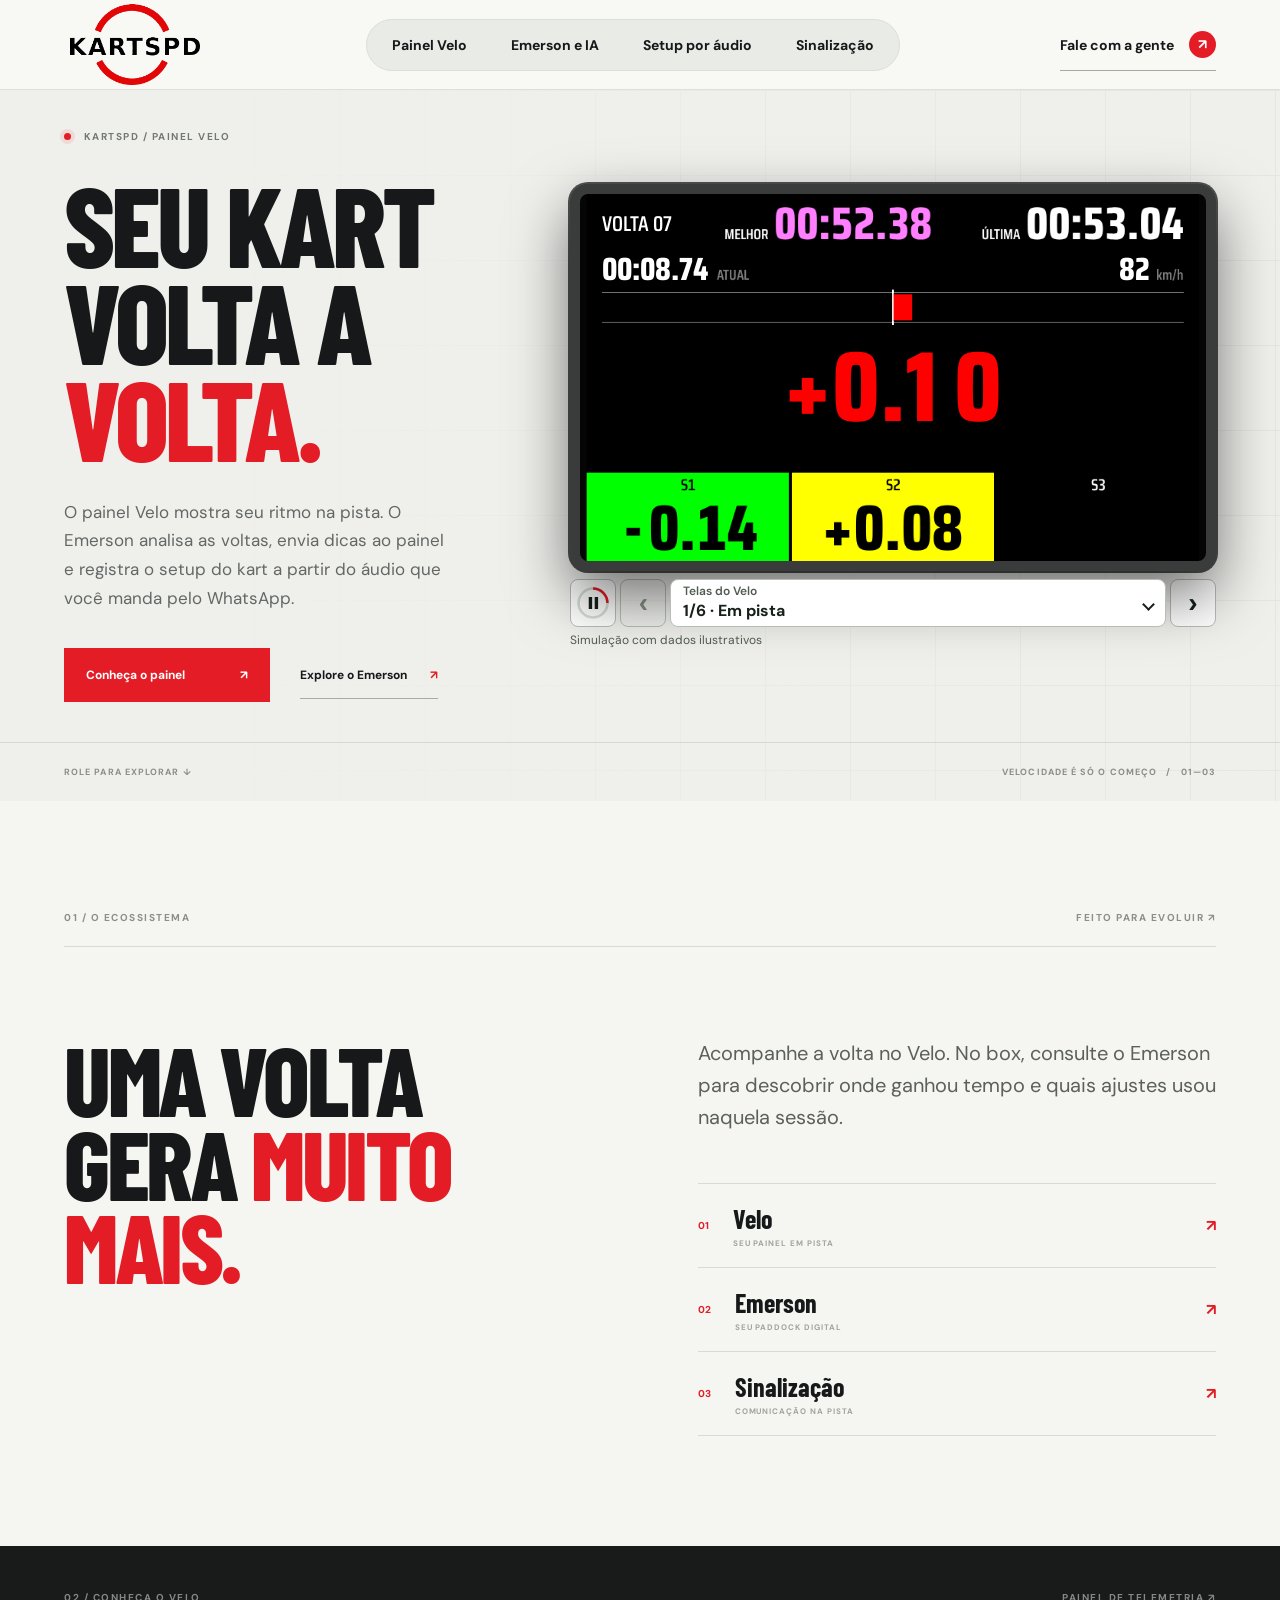
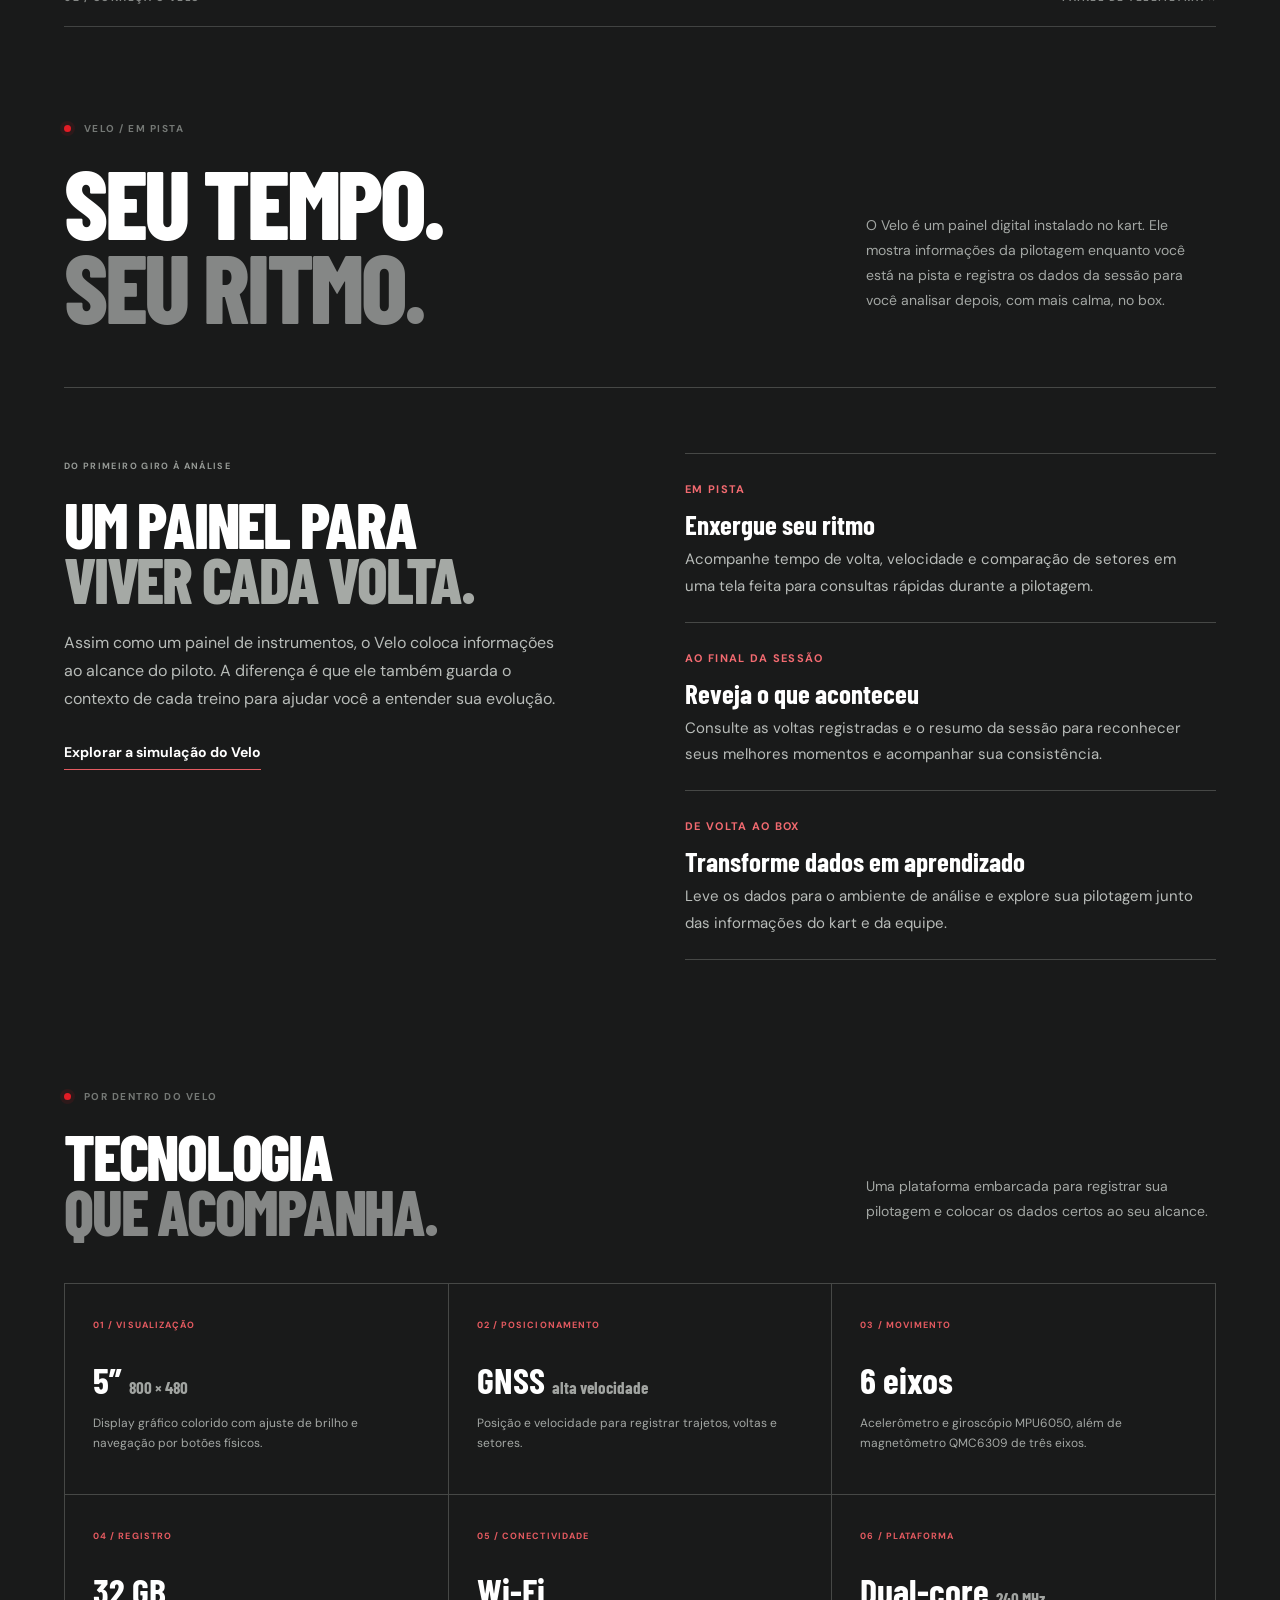
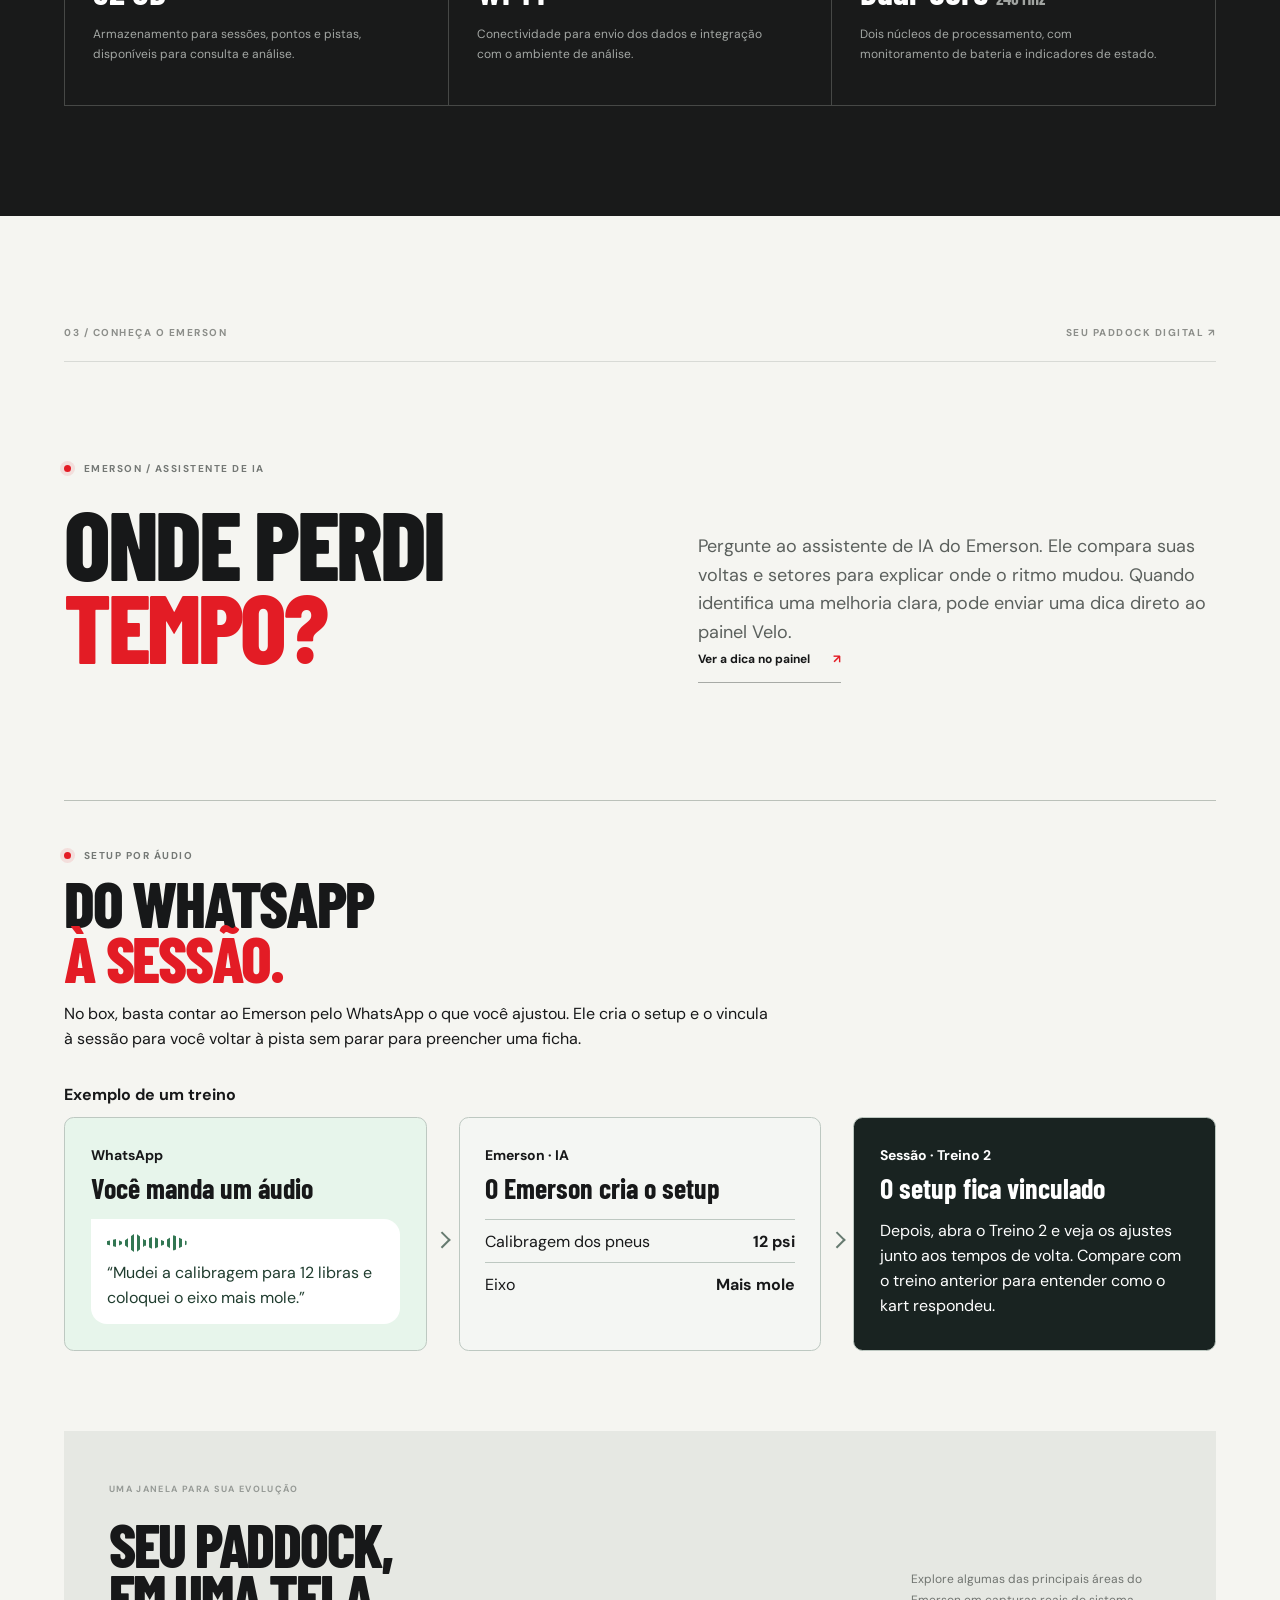
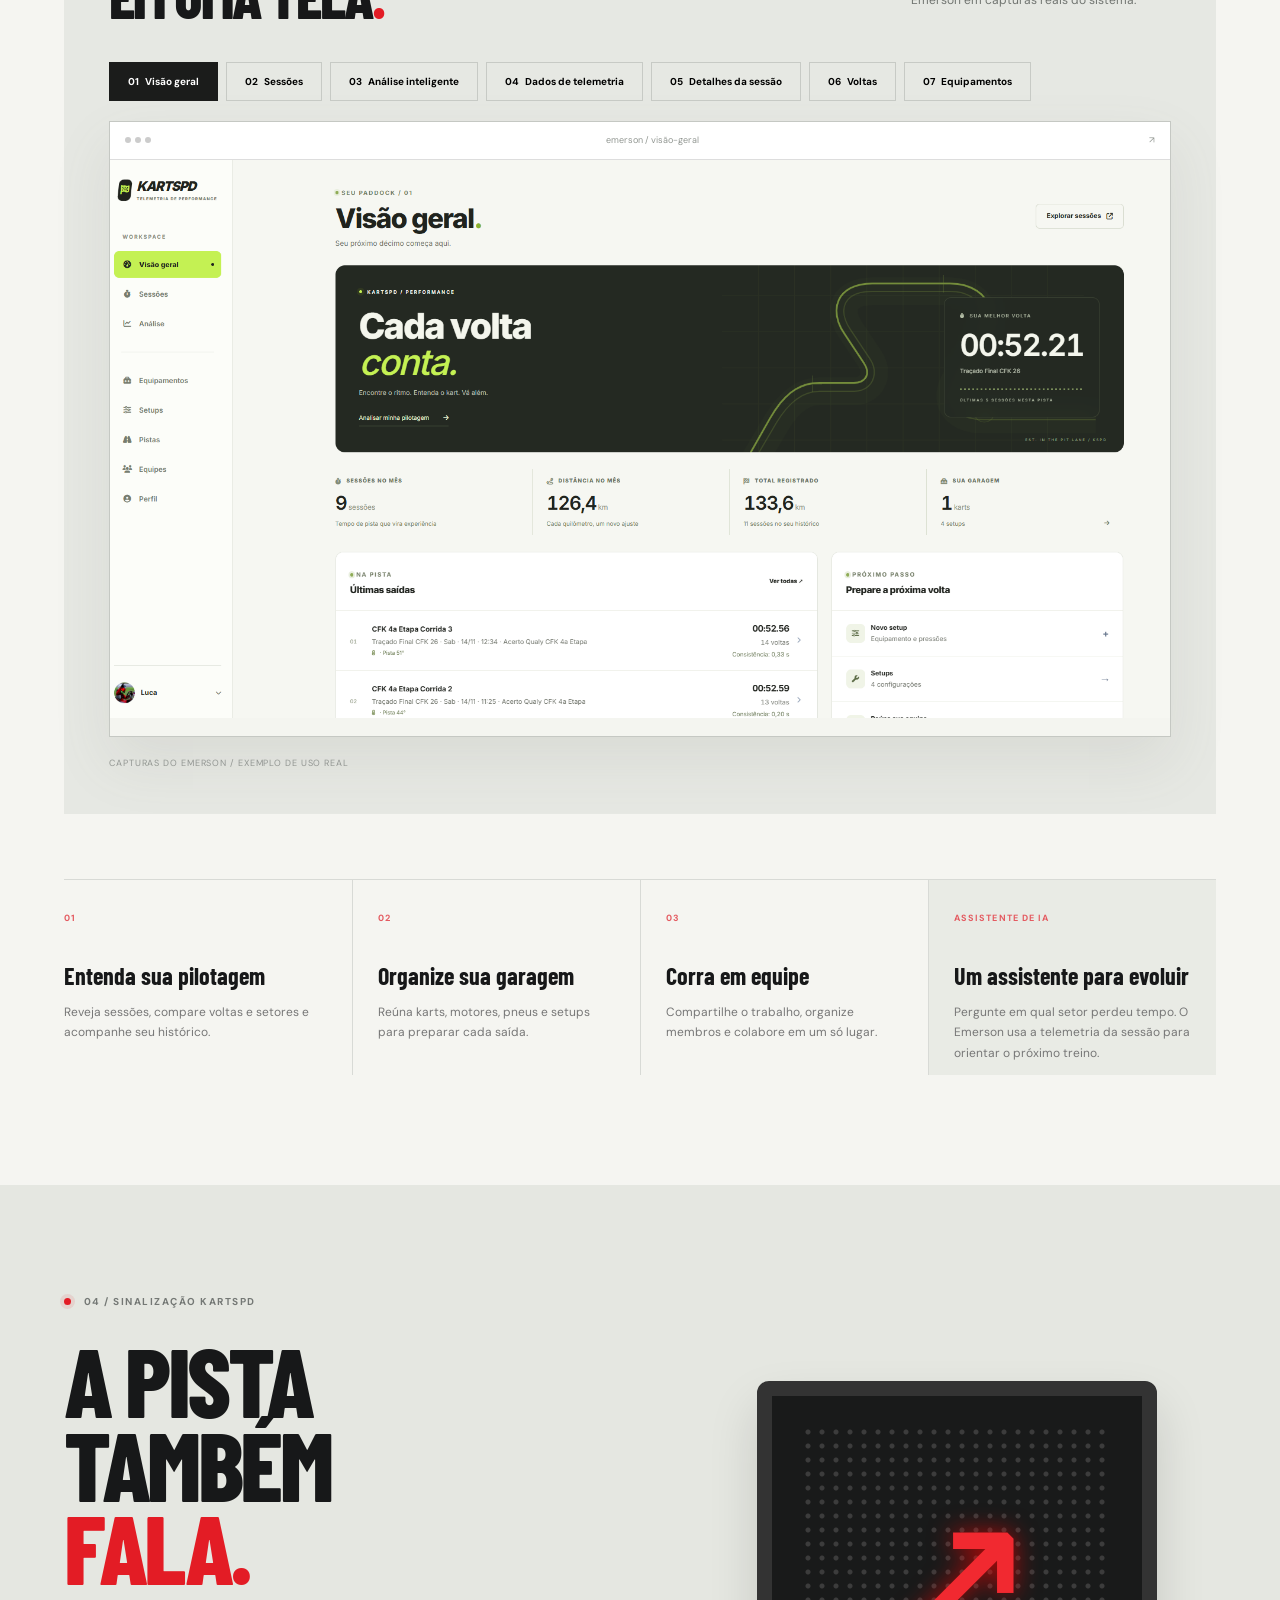
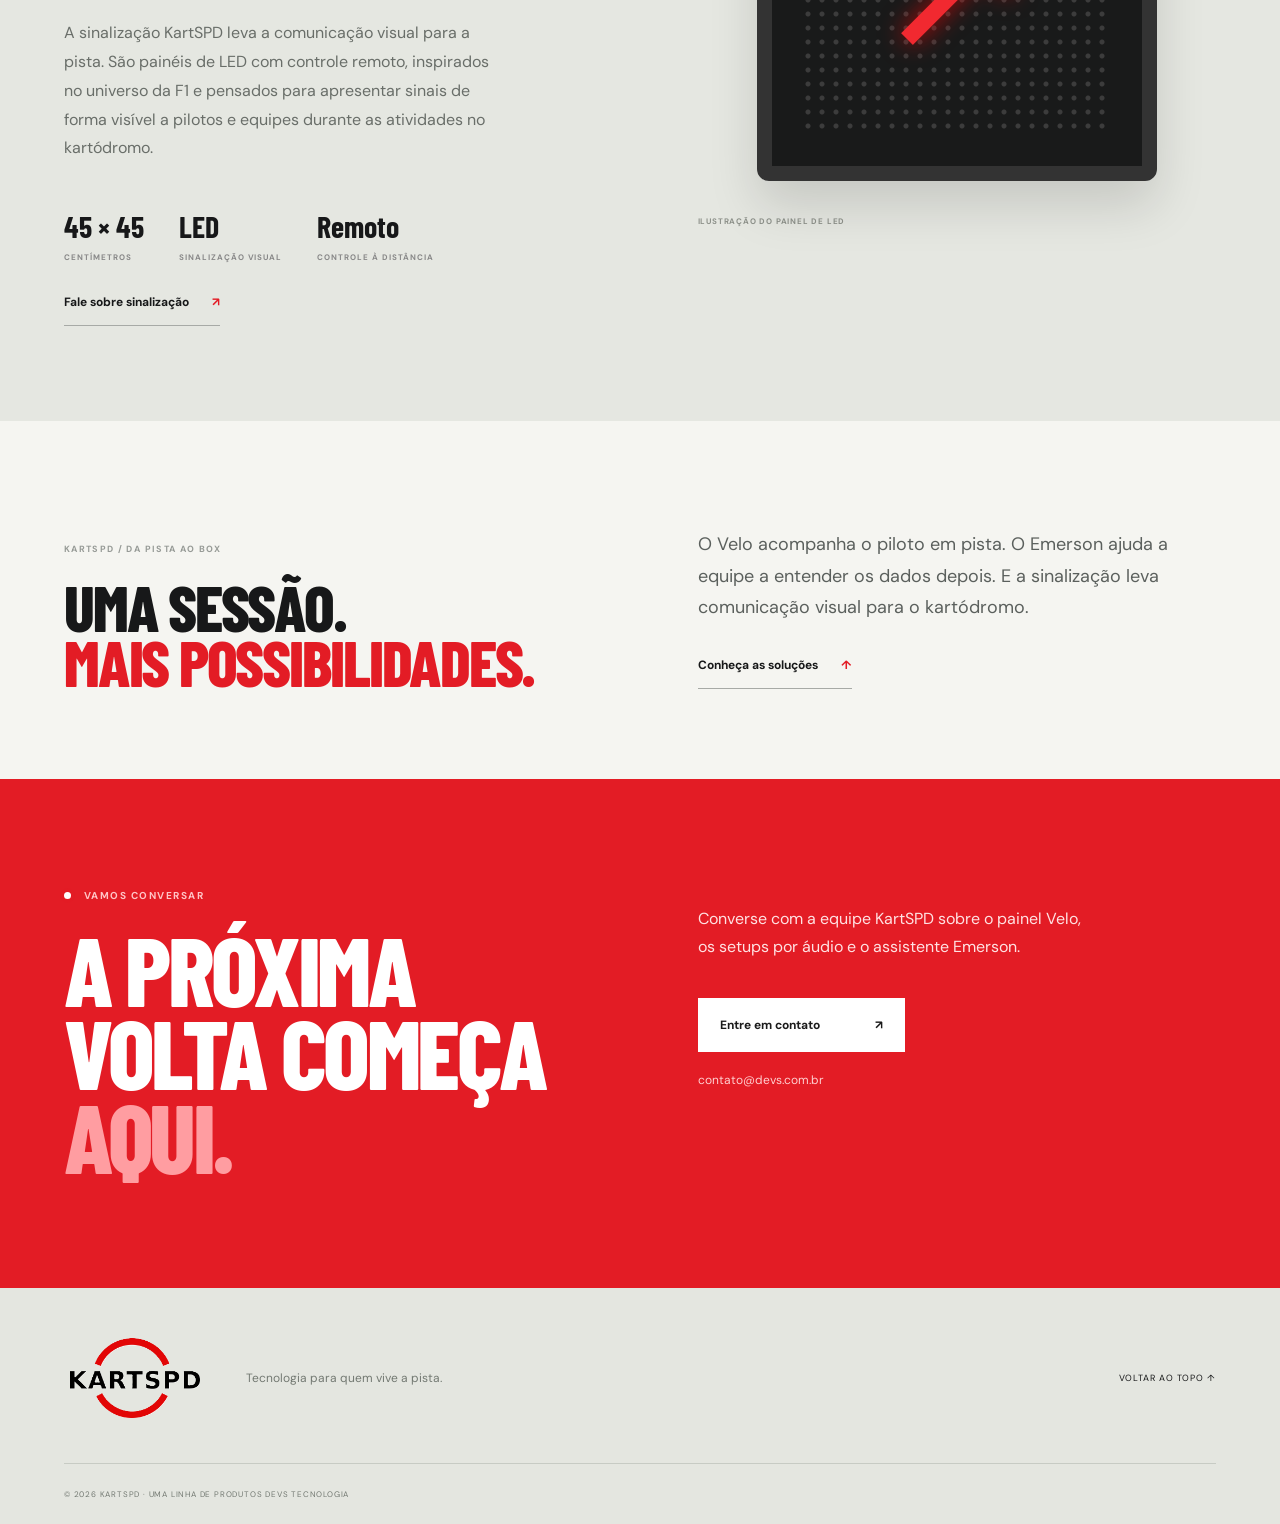
<file: docs/index.html>
<!doctype html><html lang="pt-BR"><head><meta charset="utf-8"><meta name="viewport" content="width=device-width,initial-scale=1"><meta name="description" content="KartSPD: Velo, Emerson e sinalização para transformar cada volta em evolução."><title>KartSPD — Painel Velo e assistente Emerson</title><link rel="preconnect" href="https://fonts.googleapis.com"><link rel="preconnect" href="https://fonts.gstatic.com" crossorigin><link href="https://fonts.googleapis.com/css2?family=Barlow+Condensed:wght@500;600;700;800&family=DM+Sans:wght@400;500;600;700&display=swap" rel="stylesheet"><link rel="stylesheet" href="style.css"></head><body><a href="#inicio" class="skip">Ir para o conteúdo</a>
<header class="nav"><a class="logo" href="#inicio" aria-label="KartSPD — início"><img src="assets/kartspd-logo.png" alt="KartSPD"></a><button class="menu-toggle" type="button" aria-expanded="false" aria-controls="main-nav">Menu</button><nav id="main-nav" aria-label="Navegação principal"><a href="#velo">Painel Velo</a><a href="#emerson">Emerson e IA</a><a href="#setup">Setup por áudio</a><a href="#sinalizacao">Sinalização</a></nav><a class="nav-cta" href="mailto:contato@devs.com.br">Fale com a gente <span>↗</span></a></header>
<main id="inicio" tabindex="-1"><section class="hero"><div class="hero-bg"></div><div class="hero-layout"><div class="hero-copy"><div class="kicker"><i></i> KARTSPD / PAINEL VELO</div><h1>SEU KART<br>VOLTA A<br><em>VOLTA.</em></h1><p>O painel Velo mostra seu ritmo na pista. O Emerson analisa as voltas, envia dicas ao painel e registra o setup do kart a partir do áudio que você manda pelo WhatsApp.</p><div class="hero-actions"><a class="btn red" href="#velo">Conheça o painel <span>↗</span></a><a class="link-arrow" href="#emerson">Explore o Emerson <span>↗</span></a></div></div><div class="demo-shell" id="simulacao"><div class="device-area"><div class="device"><div id="screen" class="screen-content"></div></div></div>
<div class="screen-picker" role="group" aria-label="Navegação da simulação">
  <button type="button" id="screen-playback" aria-label="Pausar simulação" title="Pausar simulação" aria-controls="screen">
    <svg viewBox="0 0 40 40" aria-hidden="true">
      <circle class="timer-track" cx="20" cy="20" r="17"/>
      <circle class="timer-fill" cx="20" cy="20" r="17" pathLength="100" stroke-dasharray="100" stroke-dashoffset="100" transform="rotate(-90 20 20)"/>
      <path class="pause-icon" d="M15 13h4v14h-4zM22 13h4v14h-4z"/>
      <path class="play-icon" d="M16 12l12 8-12 8z"/>
    </svg>
  </button>
  <button type="button" id="screen-prev" aria-label="Tela anterior" title="Tela anterior" disabled><span aria-hidden="true">‹</span></button>
  <label class="screen-choice"><span>Telas do Velo</span><select id="screen-choice" aria-controls="screen">
    <option value="pista">1/6 · Em pista</option>
    <option value="chegada">2/6 · Fechando volta</option>
    <option value="resumo">3/6 · Resumo da sessão</option>
    <option value="dica">4/6 · Dica do Emerson</option>
    <option value="voltas">5/6 · Voltas</option>
    <option value="menu">6/6 · Menu</option>
  </select></label>
  <button type="button" id="screen-next" aria-label="Próxima tela" title="Próxima tela"><span aria-hidden="true">›</span></button>
</div>
<small class="simulation-note">Simulação com dados ilustrativos</small></div></div><div class="hero-footer"><span>ROLE PARA EXPLORAR ↓</span><span>VELOCIDADE É SÓ O COMEÇO &nbsp; / &nbsp; 01—03</span></div></section>
<section class="manifesto"><div class="section-label"><span>01 / O ECOSSISTEMA</span><span>FEITO PARA EVOLUIR ↗</span></div><div class="manifesto-grid"><h2>UMA VOLTA<br>GERA <em>MUITO<br>MAIS.</em></h2><div><p class="lead">Acompanhe a volta no Velo. No box, consulte o Emerson para descobrir onde ganhou tempo e quais ajustes usou naquela sessão.</p><div class="ecosystem"><a href="#velo"><b>01</b><span>Velo<small>SEU PAINEL EM PISTA</small></span><strong>↗</strong></a><a href="#emerson"><b>02</b><span>Emerson<small>SEU PADDOCK DIGITAL</small></span><strong>↗</strong></a><a href="#sinalizacao"><b>03</b><span>Sinalização<small>COMUNICAÇÃO NA PISTA</small></span><strong>↗</strong></a></div></div></div></section>
<section class="velo" id="velo"><div class="section-label inverse"><span>02 / CONHEÇA O VELO</span><span>PAINEL DE TELEMETRIA ↗</span></div><div class="velo-heading"><div><div class="kicker"><i></i> VELO / EM PISTA</div><h2>SEU TEMPO.<br><em>SEU RITMO.</em></h2></div><p>O Velo é um painel digital instalado no kart. Ele mostra informações da pilotagem enquanto você está na pista e registra os dados da sessão para você analisar depois, com mais calma, no box.</p></div><div class="velo-explainer"><div class="velo-explainer-heading"><span class="micro">DO PRIMEIRO GIRO À ANÁLISE</span><h3>UM PAINEL PARA<br><em>VIVER CADA VOLTA.</em></h3><p>Assim como um painel de instrumentos, o Velo coloca informações ao alcance do piloto. A diferença é que ele também guarda o contexto de cada treino para ajudar você a entender sua evolução.</p><a class="velo-demo-link" href="#simulacao">Explorar a simulação do Velo</a></div><div class="velo-steps"><article><span>EM PISTA</span><h4>Enxergue seu ritmo</h4><p>Acompanhe tempo de volta, velocidade e comparação de setores em uma tela feita para consultas rápidas durante a pilotagem.</p></article><article><span>AO FINAL DA SESSÃO</span><h4>Reveja o que aconteceu</h4><p>Consulte as voltas registradas e o resumo da sessão para reconhecer seus melhores momentos e acompanhar sua consistência.</p></article><article><span>DE VOLTA AO BOX</span><h4>Transforme dados em aprendizado</h4><p>Leve os dados para o ambiente de análise e explore sua pilotagem junto das informações do kart e da equipe.</p></article></div></div><div class="spec-intro"><div><div class="kicker"><i></i> POR DENTRO DO VELO</div><h3>TECNOLOGIA<br><em>QUE ACOMPANHA.</em></h3></div><p>Uma plataforma embarcada para registrar sua pilotagem e colocar os dados certos ao seu alcance.</p></div><div class="spec-grid"><article><span>01 / VISUALIZAÇÃO</span><h4>5” <small>800 × 480</small></h4><p>Display gráfico colorido com ajuste de brilho e navegação por botões físicos.</p></article><article><span>02 / POSICIONAMENTO</span><h4>GNSS <small>alta velocidade</small></h4><p>Posição e velocidade para registrar trajetos, voltas e setores.</p></article><article><span>03 / MOVIMENTO</span><h4>6 eixos</h4><p>Acelerômetro e giroscópio MPU6050, além de magnetômetro QMC6309 de três eixos.</p></article><article><span>04 / REGISTRO</span><h4>32 GB</h4><p>Armazenamento para sessões, pontos e pistas, disponíveis para consulta e análise.</p></article><article><span>05 / CONECTIVIDADE</span><h4>Wi-Fi</h4><p>Conectividade para envio dos dados e integração com o ambiente de análise.</p></article><article><span>06 / PLATAFORMA</span><h4>Dual-core <small>240 MHz</small></h4><p>Dois núcleos de processamento, com monitoramento de bateria e indicadores de estado.</p></article></div></section>
<section class="emerson" id="emerson"><div class="section-label"><span>03 / CONHEÇA O EMERSON</span><span>SEU PADDOCK DIGITAL ↗</span></div><div class="emerson-intro"><div><div class="kicker"><i></i> EMERSON / ASSISTENTE DE IA</div><h2>ONDE PERDI<br><em>TEMPO?</em></h2></div><div><p class="lead">Pergunte ao assistente de IA do Emerson. Ele compara suas voltas e setores para explicar onde o ritmo mudou. Quando identifica uma melhoria clara, pode enviar uma dica direto ao painel Velo.</p><a class="link-arrow" href="#simulacao" data-show-tip>Ver a dica no painel <span>↗</span></a></div></div><section id="setup" class="setup" aria-labelledby="setup-title">
  <div class="kicker"><i></i> SETUP POR ÁUDIO</div>
  <h3 id="setup-title">DO WHATSAPP<br><em>À SESSÃO.</em></h3>
  <p>No box, basta contar ao Emerson pelo WhatsApp o que você ajustou. Ele cria o setup e o vincula à sessão para você voltar à pista sem parar para preencher uma ficha.</p>
  <figure class="setup-diagram">
    <figcaption>Exemplo de um treino</figcaption>
    <ol class="setup-flow">
      <li><small>WhatsApp</small><h4>Você manda um áudio</h4>
        <blockquote><span aria-hidden="true" class="voice-wave"></span>“Mudei a calibragem para 12 libras e coloquei o eixo mais mole.”</blockquote>
      </li>
      <li><small>Emerson · IA</small><h4>O Emerson cria o setup</h4>
        <dl><div><dt>Calibragem dos pneus</dt><dd>12 psi</dd></div><div><dt>Eixo</dt><dd>Mais mole</dd></div></dl>
      </li>
      <li><small>Sessão · Treino 2</small><h4>O setup fica vinculado</h4>
        <p>Depois, abra o Treino 2 e veja os ajustes junto aos tempos de volta. Compare com o treino anterior para entender como o kart respondeu.</p>
      </li>
    </ol>
  </figure>
</section><div class="software-stage"><div class="software-top"><div><span class="micro">UMA JANELA PARA SUA EVOLUÇÃO</span><h3>SEU PADDOCK,<br>EM UMA TELA<span>.</span></h3></div><p>Explore algumas das principais áreas do Emerson em capturas reais do sistema.</p></div><div class="software-tabs" role="tablist" aria-label="Telas do Emerson"><button class="active" data-app="visao" role="tab" aria-selected="true">01 &nbsp; Visão geral</button><button data-app="sessoes" role="tab" aria-selected="false">02 &nbsp; Sessões</button><button data-app="analise" role="tab" aria-selected="false">03 &nbsp; Análise inteligente</button><button data-app="telemetria" role="tab" aria-selected="false">04 &nbsp; Dados de telemetria</button><button data-app="sessao" role="tab" aria-selected="false">05 &nbsp; Detalhes da sessão</button><button data-app="voltas" role="tab" aria-selected="false">06 &nbsp; Voltas</button><button data-app="equipamentos" role="tab" aria-selected="false">07 &nbsp; Equipamentos</button></div><div class="browser"><div class="browser-bar"><span><i></i><i></i><i></i></span><div>emerson / <b id="app-path">visão-geral</b></div><span>↗</span></div><div id="app-screen" class="emerson-shot"></div></div><p class="preview-note">CAPTURAS DO EMERSON / EXEMPLO DE USO REAL</p></div><div class="emerson-features"><article><span>01</span><h4>Entenda sua pilotagem</h4><p>Reveja sessões, compare voltas e setores e acompanhe seu histórico.</p></article><article><span>02</span><h4>Organize sua garagem</h4><p>Reúna karts, motores, pneus e setups para preparar cada saída.</p></article><article><span>03</span><h4>Corra em equipe</h4><p>Compartilhe o trabalho, organize membros e colabore em um só lugar.</p></article><article class="assistant-card"><span>ASSISTENTE DE IA</span><h4>Um assistente para evoluir</h4><p>Pergunte em qual setor perdeu tempo. O Emerson usa a telemetria da sessão para orientar o próximo treino.</p></article></div></section>
<section class="signals" id="sinalizacao"><div class="signal-layout"><div class="signal-copy"><div class="kicker"><i></i> 04 / SINALIZAÇÃO KARTSPD</div><h2>A PISTA<br>TAMBÉM<br><em>FALA.</em></h2><p>A sinalização KartSPD leva a comunicação visual para a pista. São painéis de LED com controle remoto, inspirados no universo da F1 e pensados para apresentar sinais de forma visível a pilotos e equipes durante as atividades no kartódromo.</p><div class="signal-specs"><div><strong>45 × 45</strong><span>CENTÍMETROS</span></div><div><strong>LED</strong><span>SINALIZAÇÃO VISUAL</span></div><div><strong>Remoto</strong><span>CONTROLE À DISTÂNCIA</span></div></div><a class="link-arrow" href="mailto:contato@devs.com.br?subject=Sinaliza%C3%A7%C3%A3o%20KartSPD">Fale sobre sinalização <span>↗</span></a></div><div class="signal-art"><div class="signal-frame"><div class="leds"></div><span>↗</span></div><div class="art-caption">ILUSTRAÇÃO DO PAINEL DE LED</div></div></div></section>
<section class="journey"><div class="journey-inner"><div><span class="micro">KARTSPD / DA PISTA AO BOX</span><h3>UMA SESSÃO.<br><em>MAIS POSSIBILIDADES.</em></h3></div><div><p>O Velo acompanha o piloto em pista. O Emerson ajuda a equipe a entender os dados depois. E a sinalização leva comunicação visual para o kartódromo.</p><a class="link-arrow" href="#inicio">Conheça as soluções <span>↑</span></a></div></div></section><section class="contact"><div><div class="kicker"><i></i> VAMOS CONVERSAR</div><h2>A PRÓXIMA<br>VOLTA COMEÇA<br><em>AQUI.</em></h2></div><div><p>Converse com a equipe KartSPD sobre o painel Velo, os setups por áudio e o assistente Emerson.</p><a class="btn white" href="mailto:contato@devs.com.br">Entre em contato <span>↗</span></a><a class="contact-email" href="mailto:contato@devs.com.br">contato@devs.com.br</a></div></section></main><footer><div><a class="footer-logo" href="#inicio"><img src="assets/kartspd-logo.png" alt="KartSPD"></a><p>Tecnologia para quem vive a pista.</p><a href="#inicio">VOLTAR AO TOPO ↑</a></div><small>© 2026 KARTSPD · UMA LINHA DE PRODUTOS DEVS TECNOLOGIA</small></footer><script src="script.js"></script></body></html>
</file>
<file: docs/style.css>
:root{--red:#e31c25;--ink:#171819;--muted:#777a7a;--paper:#f5f5f1;--line:#d8dad6}*{box-sizing:border-box}html{scroll-behavior:smooth}body{margin:0;background:var(--paper);color:var(--ink);font-family:'DM Sans',sans-serif}a{color:inherit;text-decoration:none}button{font:inherit}.nav{height:82px;background:#f8f8f5;display:flex;align-items:center;justify-content:space-between;padding:0 5%;border-bottom:1px solid #dedfdb}.logo,.footer-logo{display:flex;align-items:center;justify-content:center;background:#171819;width:142px;height:52px}.logo img,.footer-logo img{width:105px;height:auto}.nav nav{display:flex;gap:42px;font-size:12px;font-weight:700}.nav nav a:hover,.nav-cta:hover{color:var(--red)}.nav-cta{font-size:12px;font-weight:700}.nav-cta span,.link-arrow span{color:var(--red);margin-left:20px}.hero{position:relative;overflow:hidden;background:#eee feb;background:#eff0ec}.hero-bg{position:absolute;inset:0;background-image:linear-gradient(#c9cbc5 1px,transparent 1px),linear-gradient(90deg,#c9cbc5 1px,transparent 1px);background-size:85px 85px;opacity:.26;mask-image:linear-gradient(90deg,transparent 10%,black)}.hero-layout{max-width:1600px;margin:auto;min-height:650px;padding:40px 5%;display:grid;grid-template-columns:1fr 1fr;align-items:center;position:relative}.kicker,.micro,.section-label{font-size:10px;font-weight:700;letter-spacing:.15em}.kicker{color:#747875}.kicker i,.demo-caption i{display:inline-block;width:7px;height:7px;background:var(--red);border-radius:50%;margin-right:9px;box-shadow:0 0 0 4px #e31c251a}h1,h2,h3{font-family:'Barlow Condensed',sans-serif;letter-spacing:-.035em;line-height:.86;margin:0;font-weight:800}h1{font-size:clamp(76px,8.8vw,140px);margin:32px 0}h1 em,h2 em,h3 em{font-style:normal;color:var(--red)}.hero-copy>p{font-size:17px;line-height:1.7;color:#636765;max-width:380px}.hero-actions{display:flex;align-items:center;gap:30px;margin-top:35px}.btn{display:inline-flex;align-items:center;justify-content:space-between;padding:19px 22px;gap:55px;font-weight:700;font-size:12px;transition:transform .2s}.btn:hover{transform:translateY(-3px)}.red{background:var(--red);color:white}.link-arrow{font-size:12px;font-weight:700;border-bottom:1px solid #a7aaa6;padding:15px 0}.hero-visual{height:530px;position:relative;display:grid;place-items:center}.hero-visual:before,.hero-visual:after{content:'';position:absolute;width:390px;height:390px;border:1px solid #d8dad5;border-radius:50%}.hero-visual:after{width:490px;height:490px}.hero-track{width:100%;z-index:1;filter:drop-shadow(0 15px 16px #0002)}.hero-index,.hero-visual-foot{position:absolute;font-size:10px;letter-spacing:.13em;font-weight:700;color:#777;z-index:2}.hero-index{top:20px;left:0}.hero-index span{color:var(--red)}.hero-index small{display:block;font-size:8px;margin-top:8px}.hero-visual-foot{bottom:18px;right:0}.hero-visual-foot span{color:var(--red)}.float-data{position:absolute;right:0;bottom:90px;background:#fff;padding:18px 22px;width:165px;z-index:3;box-shadow:0 20px 40px #0000000b}.float-data span,.float-data b{font-size:8px;letter-spacing:.1em;color:#909390}.float-data strong{display:block;font:800 50px/.9 'Barlow Condensed';margin:10px 0}.float-data strong small{font-size:15px}.float-data b{color:var(--red)}.mini-line{height:2px;background:linear-gradient(90deg,var(--red) 70%,#ddd 70%);margin-bottom:12px}.hero-footer{position:relative;border-top:1px solid #d6d8d3;padding:23px 5%;display:flex;justify-content:space-between;color:#8a8d88;font-size:9px;font-weight:700;letter-spacing:.12em}.manifesto,.emerson{padding:110px 5%;max-width:1600px;margin:auto}.section-label{display:flex;justify-content:space-between;border-bottom:1px solid var(--line);padding-bottom:22px;color:#8c8e8a}.manifesto-grid{display:grid;grid-template-columns:1fr 1fr;gap:10%;padding-top:90px}h2{font-size:clamp(64px,7.6vw,115px)}.lead{font-size:20px;line-height:1.6;color:#5b605d;max-width:520px;margin:0}.ecosystem{margin-top:50px;border-top:1px solid var(--line)}.ecosystem a{display:flex;align-items:center;border-bottom:1px solid var(--line);padding:19px 0;gap:24px}.ecosystem a>b{font-size:10px;color:var(--red)}.ecosystem a>span{font:700 26px 'Barlow Condensed';flex:1}.ecosystem small{display:block;font:700 8px 'DM Sans';letter-spacing:.12em;color:#a0a39f;margin-top:4px}.ecosystem strong{color:var(--red)}.velo{background:#191a1a;color:white;padding:45px 5% 110px}.velo>.section-label,.velo-heading,.demo-shell,.spec-intro,.spec-grid,.spec-note{max-width:1440px;margin-left:auto;margin-right:auto}.inverse{border-color:#414342;color:#858886}.velo-heading{display:flex;justify-content:space-between;align-items:end;gap:40px;padding:95px 0 60px}.velo-heading h2{margin-top:25px}.velo-heading h2 em{color:#858786}.velo-heading>p,.spec-intro>p{max-width:350px;font-size:14px;line-height:1.8;color:#a3a7a4}.demo-shell{background:#242626;border:1px solid #393c3a;padding:35px;display:grid;grid-template-columns:240px 1fr;gap:45px}.demo-copy h3,.software-top h3{font-size:45px;margin:22px 0}.demo-copy h3 span,.software-top h3 span,.photo-reserve h3 span{color:var(--red)}.demo-copy>p,.software-top p{color:#a4a7a4;font-size:12px;line-height:1.7}.micro{color:#969a96;font-size:9px}.demo-tabs{margin-top:35px}.demo-tabs button{display:block;width:100%;text-align:left;color:#929592;background:transparent;border:0;border-top:1px solid #444;padding:15px 0;cursor:pointer;font-size:12px;font-weight:700}.demo-tabs button b{color:#727572;font-size:9px;margin-right:16px}.demo-tabs button span{float:right;opacity:0;color:var(--red)}.demo-tabs button.active,.demo-tabs button:hover{color:white}.demo-tabs button.active span{opacity:1}.demo-caption{margin-top:30px;color:#f06a70;font-size:9px;letter-spacing:.1em;line-height:2;font-weight:700}.demo-caption small{color:#888;letter-spacing:0;font-size:10px;font-weight:400}.device-area{min-width:0;align-self:center}.device{background:#050505;border:12px solid #3a3c3b;border-radius:18px;box-shadow:0 25px 60px #0008,0 0 0 2px #505350;aspect-ratio:800/480;padding:2.5%;font-family:'Barlow Condensed',sans-serif;font-weight:700;overflow:hidden}.screentop{display:flex;justify-content:space-between;color:#8bff00;font-size:clamp(10px,1.2vw,18px)}.screentop span:first-child{color:#00d9ff}.screen-content{height:90%}.onlap-head{display:flex;justify-content:space-between;align-items:baseline;font-size:clamp(13px,1.8vw,28px);margin-top:1%}.onlap-head strong{font-size:1.4em}.speedrow{display:flex;justify-content:space-between;align-items:baseline;font-size:clamp(24px,3vw,48px)}.speedrow small{font-size:.4em;color:#aaa}.delta-bar{height:7%;border-top:1px solid #777;border-bottom:1px solid #777;margin:1% 0;position:relative}.delta-bar:after{content:'';position:absolute;left:42%;width:8%;height:100%;background:#00f500}.delta{height:37%;display:grid;place-items:center;font-size:clamp(55px,8vw,130px);line-height:1;color:#00ff00}.sectors{display:grid;grid-template-columns:repeat(3,1fr);height:28%;gap:3px;text-align:center}.sectors div{background:#00f500;color:black;font-size:clamp(30px,4vw,64px);line-height:.9}.sectors div:nth-child(2){background:#ffff00}.sectors div:nth-child(3){background:#151515;color:white}.sectors small{display:block;font-size:.3em;margin:5px}.finish{height:72%;background:#e500df;color:black;display:grid;place-items:center;font-size:clamp(70px,11vw,160px)}.summary-head{font-size:clamp(14px,1.8vw,27px);border-bottom:1px solid #555;padding:2% 0}.summary-grid{display:grid;grid-template-columns:1fr 1fr;gap:8%;padding:4% 0}.summary-grid small,.laps small{display:block;color:#999;font-size:clamp(10px,1vw,15px)}.summary-grid strong{font-size:clamp(32px,4vw,65px)}.bars{height:25%;display:flex;align-items:end;gap:3%;border-bottom:1px solid #777}.bars i{background:#eee;width:8%;height:70%}.bars i:nth-child(2n){height:55%}.bars i:nth-child(3n){height:85%;background:#d900d9}.laps{font-size:clamp(14px,1.7vw,26px)}.laps div{display:grid;grid-template-columns:1fr 2fr 1fr;padding:1.5% 0;border-bottom:1px solid #444}.laps div:nth-child(3){color:#e800e8}.device-meta{display:flex;justify-content:space-between;margin-top:25px;color:#898d89;font-size:8px;letter-spacing:.1em;font-weight:700}.spec-intro{display:flex;justify-content:space-between;align-items:end;padding-top:120px;gap:30px}.spec-intro h3{font-size:64px;margin-top:25px}.spec-intro h3 em{color:#858786}.spec-grid{display:grid;grid-template-columns:repeat(3,1fr);margin-top:45px;border-top:1px solid #464846;border-left:1px solid #464846}.spec-grid article{padding:28px;border-right:1px solid #464846;border-bottom:1px solid #464846;min-height:200px}.spec-grid article>span,.emerson-features article>span{font-size:9px;letter-spacing:.12em;color:#e45a60;font-weight:700}.spec-grid h4{font:700 36px 'Barlow Condensed';margin:25px 0 10px}.spec-grid h4 small{font-size:17px;color:#a1a4a1}.spec-grid p,.emerson-features p{font-size:12px;line-height:1.7;color:#a3a7a4;max-width:300px}.spec-note{font-size:10px;color:#888;margin-top:20px}.emerson-intro{display:grid;grid-template-columns:1fr 1fr;gap:10%;align-items:end;padding:100px 0}.emerson-intro h2{margin-top:26px}.emerson-intro .link-arrow{margin-top:30px}.software-stage{background:#e6e8e3;padding:45px}.software-top{display:flex;justify-content:space-between;align-items:end}.software-top h3{font-size:60px;margin-bottom:0}.software-top p{max-width:260px;color:#707470}.software-tabs{display:flex;gap:8px;margin:40px 0 20px;overflow:auto}.software-tabs button{border:1px solid #c7cac5;background:transparent;padding:12px 18px;white-space:nowrap;font-size:10px;font-weight:700;cursor:pointer}.software-tabs button.active{background:#1b1c1b;border-color:#1b1c1b;color:white}.browser{border:1px solid #c5c8c3;box-shadow:0 25px 55px #6c71651c;background:#f8f9f6}.browser-bar{height:38px;background:#fff;border-bottom:1px solid #ddd;display:flex;align-items:center;justify-content:space-between;padding:0 15px;font-size:9px;color:#929792}.browser-bar i{display:inline-block;width:6px;height:6px;border-radius:50%;background:#ccc;margin-right:4px}.browser-bar b{font-weight:400}.app-preview{display:grid;grid-template-columns:170px 1fr;min-height:400px}.app-preview aside{background:#202321;color:#afb4ae;padding:25px 18px;font-size:10px}.app-preview aside>div:not(.app-brand):not(.app-aside-label){padding:10px 0}.app-brand{font:800 17px 'Barlow Condensed';color:white}.app-brand span{font:700 7px 'DM Sans';color:#e75a5f}.app-aside-label{font-size:8px;letter-spacing:.12em;color:#737973;margin:35px 0 12px}.app-screen{padding:30px;overflow:hidden}.app-kicker{font-size:8px;letter-spacing:.15em;color:#e44;font-weight:700}.app-screen h4{font:800 36px/.9 'Barlow Condensed';margin:8px 0}.app-screen h4 span{color:var(--red)}.app-sub{font-size:10px;color:#888}.app-hero{margin-top:20px;background:#252b26;color:white;padding:20px;display:flex;justify-content:space-between;align-items:end;min-height:100px}.app-hero strong{font:800 32px/.9 'Barlow Condensed'}.app-hero strong em{color:#ff5258;font-style:normal}.app-hero small{font-size:8px;color:#b6c0b4}.app-hero b{font:700 26px 'Barlow Condensed'}.app-metrics{display:grid;grid-template-columns:repeat(4,1fr);gap:1px;background:#dedfda;margin-top:15px}.app-metrics div{background:white;padding:14px}.app-metrics small{display:block;color:#8a8e89;font-size:8px}.app-metrics b{display:block;font:700 23px 'Barlow Condensed';margin-top:6px}.app-panels{display:grid;grid-template-columns:2fr 1fr;gap:14px;margin-top:15px}.app-panel{background:#fff;border:1px solid #e3e5df;padding:15px}.app-panel strong{font:700 19px 'Barlow Condensed'}.app-row{display:flex;justify-content:space-between;border-top:1px solid #eee;padding:10px 0;font-size:9px;color:#777}.app-row:first-of-type{margin-top:10px}.app-chart{height:120px;margin-top:18px;position:relative;background:repeating-linear-gradient(to bottom,#fff 0,#fff 29px,#e9ece6 30px)}.app-chart svg{width:100%;height:100%}.app-chip{display:inline-block;background:#f1f3ed;padding:8px;margin:8px 5px 0 0;font-size:9px}.preview-note{font-size:9px;letter-spacing:.1em;color:#929692;margin:20px 0 0}.emerson-features{display:grid;grid-template-columns:repeat(4,1fr);margin-top:65px;border-top:1px solid var(--line)}.emerson-features article{padding:25px 25px 0 0}.emerson-features article+article{border-left:1px solid var(--line);padding-left:25px}.emerson-features h4{font:700 24px 'Barlow Condensed';margin:35px 0 10px}.emerson-features p{color:#777}.assistant-card{background:#e9ebe5}.signals{background:#e5e7e1;padding:110px 5%}.signal-layout{max-width:1440px;margin:auto;display:grid;grid-template-columns:1fr 1fr;align-items:center;gap:10%}.signal-copy h2{margin:30px 0}.signal-copy>p{line-height:1.8;color:#696e69;max-width:440px}.signal-specs{display:flex;gap:35px;margin:45px 0 25px}.signal-specs strong{display:block;font:700 30px 'Barlow Condensed'}.signal-specs span{font-size:8px;letter-spacing:.12em;color:#888;font-weight:700}.signal-frame{width:min(400px,85%);aspect-ratio:1;margin:auto;background:#191a1a;border:15px solid #333;border-radius:12px;box-shadow:0 25px 50px #0002;position:relative;display:grid;place-items:center}.leds{position:absolute;inset:8%;background-image:radial-gradient(#3c3c3c 2px,transparent 3px);background-size:14px 14px}.signal-frame>span{position:relative;color:#f12930;font:200px/1 Arial;text-shadow:0 0 25px #f00a}.art-caption{display:flex;justify-content:space-between;margin-top:35px;font-size:8px;letter-spacing:.1em;font-weight:700;color:#8d918a}.photo-reserve{margin:0 5%;min-height:300px;border-bottom:1px solid var(--line);display:flex;align-items:center;justify-content:space-between;position:relative}.photo-reserve h3{font-size:55px;margin-top:15px}.photo-reserve p{font-size:12px;color:#888}.reserve-mark{width:200px;height:200px;border:1px solid #ddd;border-radius:50%;display:grid;place-items:center;color:#c5c8c2;font-size:45px;margin-right:15%}.reserve-bottom{position:absolute;bottom:30px;right:0;color:#a0a39d;font-size:8px;letter-spacing:.12em}.contact{background:var(--red);color:white;padding:110px 5%;display:grid;grid-template-columns:1fr 1fr;gap:10%}.contact .kicker{color:#ffc4c6}.contact .kicker i{background:white}.contact h2{margin-top:25px}.contact h2 em{color:#ff9da1}.contact p{line-height:1.8;color:#ffe2e3;max-width:400px}.white{background:white;color:#1b1b1b;margin-top:20px}.contact-email{display:block;margin-top:20px;font-size:12px;color:#ffd0d1}footer{background:#171819;color:white;padding:50px 5% 25px}footer>div{display:flex;align-items:center;gap:40px}footer p{font-size:12px;color:#999}footer>div>a:last-child{margin-left:auto;font-size:9px;letter-spacing:.1em}footer small{display:block;border-top:1px solid #383a38;margin-top:45px;padding-top:25px;font-size:8px;letter-spacing:.1em;color:#888}@media(max-width:800px){.nav{height:70px}.nav nav{display:none}.logo{width:120px;height:45px}.logo img{width:90px}.hero-layout{grid-template-columns:1fr;padding-top:75px}.hero-visual{height:400px}.hero-visual:before{width:280px;height:280px}.hero-visual:after{width:360px;height:360px}.hero-footer span:last-child{display:none}.manifesto,.emerson{padding:80px 5%}.manifesto-grid,.emerson-intro,.signal-layout{grid-template-columns:1fr;gap:35px;padding-top:60px}.velo-heading,.spec-intro{display:block;padding-top:70px}.velo-heading>p,.spec-intro>p{margin-top:25px}.demo-shell{grid-template-columns:1fr;gap:25px;padding:25px}.demo-tabs{display:flex;overflow:auto}.demo-tabs button{min-width:110px}.demo-tabs button span{display:none}.device{border-width:7px}.spec-grid{grid-template-columns:repeat(2,1fr)}.emerson-intro{padding-bottom:60px}.emerson-features{grid-template-columns:repeat(2,1fr)}.emerson-features article{padding:25px!important;border-left:0!important;border-bottom:1px solid var(--line)}.software-stage{padding:25px}.software-top{display:block}.software-top p{margin-top:20px}.signals{padding:80px 5%}.signal-art{margin-top:30px}.contact{grid-template-columns:1fr;padding:80px 5%}.app-preview{grid-template-columns:110px 1fr}.app-preview aside{padding:20px 10px}.app-screen{padding:20px}.app-metrics{grid-template-columns:repeat(2,1fr)}.app-panels{grid-template-columns:1fr}.app-panels .app-panel:last-child{display:none}}@media(max-width:480px){h1{font-size:68px}.hero-actions{align-items:flex-start;flex-direction:column;gap:15px}.hero-visual{height:300px}.hero-visual:before{width:210px;height:210px}.hero-visual:after{width:280px;height:280px}.float-data{width:130px;bottom:35px;padding:12px}.float-data strong{font-size:38px}.hero-index{font-size:8px}.hero-visual-foot{font-size:8px}.section-label{font-size:8px}.section-label span:last-child{display:none}.spec-grid{grid-template-columns:1fr}.spec-grid article{min-height:auto}.spec-intro h3{font-size:48px}.software-top h3{font-size:45px}.app-preview{grid-template-columns:1fr}.app-preview aside{display:none}.app-screen{min-height:350px}.signal-specs{gap:20px}.signal-specs strong{font-size:24px}.signal-specs span{font-size:7px}.reserve-mark{width:100px;height:100px;margin-right:5%}.photo-reserve h3{font-size:40px}.device-meta{font-size:7px}footer>div{flex-wrap:wrap;gap:15px}footer p{width:100%}footer>div>a:last-child{margin:0}}@media(prefers-reduced-motion:reduce){html{scroll-behavior:auto}*,*:before,*:after{animation-duration:.01ms!important;transition:none!important}}
/* Navegação e demonstração em destaque */
.nav{height:90px;gap:24px}.logo,.footer-logo{background:transparent;width:142px;height:auto}.logo img,.footer-logo img{display:block;width:130px}.nav nav{gap:4px;padding:5px;background:#e9ebe6;border:1px solid #dcdfd9;border-radius:100px}.nav nav a{padding:11px 20px;border-radius:100px;transition:background .2s,color .2s}.nav nav a:hover,.nav nav a:focus-visible{background:#fff;color:var(--red)}.nav-cta{border-bottom:1px solid #a6aaa4;padding:12px 0}.nav-cta span{display:inline-grid;place-items:center;background:var(--red);color:#fff;border-radius:50%;width:27px;height:27px;margin-left:12px}.hero-layout{grid-template-columns:minmax(0,.82fr) minmax(0,1.18fr);gap:5%;min-height:650px}.hero .demo-shell{display:flex;flex-direction:column-reverse;gap:0;background:transparent;border:0;padding:0;width:100%;min-width:0}.hero .device{border-width:10px}.hero .device-meta{color:#858b85}.hero .demo-copy{display:flex;flex-direction:column}.hero .demo-copy>.micro,.hero .demo-copy h3,.hero .demo-copy>p{display:none}.hero .demo-tabs{display:flex;gap:5px;overflow-x:auto;margin-top:28px}.hero .demo-tabs button{flex:1;min-width:84px;text-align:center;background:#e0e3dd;color:#565b56;border:1px solid #d2d6cf;border-radius:2px;padding:12px 7px;font-size:10px}.hero .demo-tabs button b{margin-right:5px;color:#999}.hero .demo-tabs button.active{background:#1c1e1c;color:white;border-color:#1c1e1c}.hero .demo-tabs button.active b{color:#ff666d}.hero .demo-tabs button span{display:none}.hero .demo-caption{color:#b7454a;margin-top:14px}.hero .demo-caption small{color:#858b85}.show-menu{padding:0}.show-menu .screentop{display:none}.show-menu .screen-content{height:100%}.menu-render{width:100%;height:100%;display:block;object-fit:fill}footer{background:#e4e6e0;color:#171819}footer p,footer small{color:#737972}footer small{border-color:#c7cbc4}
@media(max-width:800px){.nav{height:74px}.logo{width:120px}.logo img{width:110px}.hero-layout{grid-template-columns:1fr;gap:45px;padding-top:70px;padding-bottom:55px}.hero .demo-shell{max-width:700px;margin:0}.hero .demo-tabs button{min-width:100px}.hero .device{border-width:7px}}
@media(max-width:480px){.nav-cta{font-size:10px}.nav-cta span{width:23px;height:23px}.hero .demo-tabs button{min-width:86px}}
/* Cada tela usa a mesma área nativa de 800 × 480 e escala como uma unidade. */
.hero .device{padding:0;aspect-ratio:auto;line-height:0}
.device .screentop{display:none}
.device .screen-content{height:auto;width:100%;aspect-ratio:800/480;overflow:hidden}
.velo-screen{display:block;width:100%;height:100%;object-fit:contain}
/* O tamanho do painel é definido pelo espaço disponível, nunca pela tela ativa. */
.hero .device-area{align-self:stretch;width:100%;min-width:0}
.hero .device{position:relative;display:block;width:100%;aspect-ratio:800/480;box-sizing:border-box;padding:0;overflow:hidden}
.hero .device .screen-content{position:absolute;inset:0;width:100%;height:100%;aspect-ratio:auto;overflow:hidden}
.hero .device .velo-screen{display:block;width:100%;height:100%;object-fit:fill}
.hero .demo-tabs button{min-width:max-content;padding-left:12px;padding-right:12px}
.emerson-shot{width:100%;aspect-ratio:1.84;background:#f4f5f0;display:flex;align-items:flex-start;justify-content:center;overflow:hidden}.emerson-shot img{display:block;width:100%;height:100%;object-fit:contain;object-position:top center}
/* Explicação das soluções */
.velo-explainer{max-width:1440px;margin:0 auto;display:grid;grid-template-columns:1fr 1.05fr;gap:10%;padding:65px 0 10px;border-top:1px solid #464846}.velo-explainer-heading h3,.journey h3{font-size:clamp(46px,5vw,72px);margin:22px 0}.velo-explainer-heading h3 em{color:#a5a9a5}.velo-explainer-heading p,.velo-steps p{font-size:16px;line-height:1.75;color:#b8bcb9;max-width:510px}.velo-demo-link{display:inline-block;margin-top:14px;padding-bottom:8px;border-bottom:1px solid #e35b61;color:#fff;font-size:14px;font-weight:700}.velo-steps{border-top:1px solid #464846}.velo-steps article{padding:23px 0;border-bottom:1px solid #464846}.velo-steps article span{font-size:11px;letter-spacing:.12em;font-weight:700;color:#f26a70}.velo-steps h4{font:700 27px 'Barlow Condensed',sans-serif;margin:10px 0 6px}.velo-steps p{margin:0;font-size:15px}.journey{padding:90px 5%;background:#f5f5f1}.journey-inner{max-width:1440px;margin:auto;display:grid;grid-template-columns:1fr 1fr;gap:10%;align-items:end}.journey h3{margin-bottom:0}.journey p{font-size:18px;line-height:1.75;color:#5b605d;max-width:520px}.journey .link-arrow{display:inline-block}.emerson-intro .lead{font-size:18px}
@media(max-width:800px){.velo-explainer,.journey-inner{grid-template-columns:1fr;gap:35px}.velo-explainer{padding-top:50px}.journey{padding:75px 5%}.velo-explainer-heading p{font-size:16px}}

.skip { position:absolute; z-index:12; left:1rem; top:-5rem; background:white; padding:1rem; }
.skip:focus { top:1rem; }
.nav { position:sticky; top:0; z-index:10; }
[id] { scroll-margin-top:105px; }
.menu-toggle { display:none; }
.nav nav a, .nav-cta { font-size:.875rem; }
.hero .demo-tabs { flex-wrap:wrap; overflow:visible; }
.hero .demo-tabs button { flex:1 1 auto; min-height:44px; font-size:.875rem; }
.device .screen-content { container-type:inline-size; }
.coach-screen { height:100%; box-sizing:border-box; display:grid; align-content:center; gap:3cqw; padding:6%; background:#101818; color:white; line-height:1.08; border-left:1.4cqw solid #8debd0; animation:arrive .45s ease-out; }
.coach-screen span { color:#8debd0; font:700 3.7cqw 'DM Sans',sans-serif; letter-spacing:.07em; }
.coach-screen strong { font-size:9cqw; text-transform:uppercase; }
.coach-screen p { margin:0; color:white; font:600 5.5cqw/1.2 'Barlow Condensed',sans-serif; }
@keyframes arrive { from { opacity:.4; transform:translateY(6%); } to { opacity:1; transform:none; } }
.setup { border-top:1px solid #bbc1ba; padding:3rem 0; margin:2rem 0; }
.setup h3 { font-size:clamp(2.5rem,5vw,5rem); margin:.8rem 0; }
.setup > p { max-width:64ch; line-height:1.6; }
.setup-diagram { margin:2rem 0 0; }
.setup-diagram figcaption { margin-bottom:.75rem; font-weight:700; }
.setup-flow { display:grid; grid-template-columns:repeat(3,minmax(0,1fr)); gap:2rem; list-style:none; padding:0; margin:0; }
.setup-flow li { position:relative; padding:clamp(1rem,2vw,2rem); border:1px solid #bdc8c1; border-radius:.6rem; background:#f4f6f3; }
.setup-flow li:first-child { background:#e7f5eb; }
.setup-flow li:last-child { background:#192321; color:white; }
.setup-flow li:not(:last-child)::after { content:""; position:absolute; left:calc(100% + .65rem); top:50%; width:.65rem; height:.65rem; border:solid #667a70; border-width:2px 2px 0 0; transform:rotate(45deg); }
.setup-flow small { font-size:.875rem; font-weight:700; }
.setup-flow h4 { font:700 1.75rem/1.1 'Barlow Condensed',sans-serif; margin:.5rem 0 1rem; }
.setup-flow p,.setup-flow blockquote { font-size:1rem; line-height:1.55; margin:0; }
.setup-flow blockquote { background:white; color:#203d2f; padding:.85rem 1rem; border-radius:0 1rem 1rem; }
.voice-wave { display:block; width:5rem; height:1.25rem; margin-bottom:.5rem; background:repeating-linear-gradient(90deg,#327652 0 3px,transparent 3px 6px); clip-path:polygon(0 42%,12% 30%,20% 46%,36% 0,48% 37%,58% 18%,72% 42%,84% 12%,100% 42%,100% 58%,84% 88%,72% 58%,58% 82%,48% 63%,36% 100%,20% 54%,12% 70%,0 58%); }
.setup-flow dl { margin:0; }
.setup-flow dl div { display:flex; flex-wrap:wrap; gap:.5rem; justify-content:space-between; border-top:1px solid #bdc8c1; padding:.65rem 0; }
.setup-flow dd { margin:0; font-weight:700; }
@media(max-width:800px) {
 .setup-flow { grid-template-columns:1fr; gap:1.75rem; }
 .setup-flow li:not(:last-child)::after { top:calc(100% + .4rem); left:50%; transform:rotate(135deg); }
}
@media(max-width:960px) {
 .nav { height:68px; gap:1rem; }
 .menu-toggle { display:block; margin-left:auto; border:1px solid #a6aaa4; padding:.65rem 1rem; background:transparent; border-radius:2rem; font:inherit; font-weight:700; cursor:pointer; }
 .nav nav { display:none; }
 .nav nav.open { display:grid; position:absolute; top:100%; left:0; right:0; border-radius:0; background:#f8f8f5; padding:.5rem 5% 1rem; box-shadow:0 8px 12px #0002; }
 .nav nav a { padding:.85rem; }
 [id] { scroll-margin-top:80px; }
}

@media(prefers-reduced-motion:reduce) { html { scroll-behavior:auto; } .coach-screen { animation:none; } }
@font-face {
  font-family:"Velo Saira";
  src:url("assets/Saira_Condensed-SemiBold.ttf") format("truetype");
  font-weight:600;
}
@font-face {
  font-family:"Velo Saira";
  src:url("assets/Saira_Condensed-ExtraBold.ttf") format("truetype");
  font-weight:800;
}

.hero .demo-shell { flex-direction:column; }
.screen-picker { display:flex; align-items:stretch; gap:4px; margin-top:8px; }
.screen-picker button,.screen-choice { background:#fff; border:1px solid #b6beb5; border-radius:8px; color:#172019; }
.screen-picker button { width:46px; min-height:46px; font:600 1.75rem/1 sans-serif; cursor:pointer; }
.screen-picker button:disabled { color:#879086; background:transparent; cursor:default; }
.screen-choice { position:relative; flex:1; min-width:0; }
.screen-choice > span { position:absolute; top:4px; left:12px; color:#515b51; font:600 .75rem/1.2 'DM Sans',sans-serif; pointer-events:none; }
.screen-choice select { appearance:none; width:100%; height:100%; min-height:46px; border:0; border-radius:inherit; background:transparent; color:inherit; font:700 1rem/1.2 'DM Sans',sans-serif; padding:18px 28px 3px 12px; cursor:pointer; }
.screen-choice::after { content:""; position:absolute; right:12px; top:43%; width:7px; height:7px; border:solid currentColor; border-width:0 2px 2px 0; transform:rotate(45deg); pointer-events:none; }
.simulation-note { margin-top:5px; font-size:.75rem; color:#515b51; }
#screen-playback { display:grid; place-items:center; padding:4px; }
#screen-playback svg { display:block; width:34px; fill:currentColor; }
#screen-playback circle { fill:none; stroke-width:3px; }
.timer-track { stroke:#d6ded7; }
.timer-fill { stroke:var(--red); }
#screen-playback .play-icon,#screen-playback.paused .pause-icon { display:none; }
#screen-playback.paused .play-icon { display:block; }
@media(max-width:420px) {
 .screen-picker { gap:2px; }
 .screen-picker button { width:36px; flex-shrink:0; }
 .screen-choice select { font-size:.875rem; padding-left:6px; padding-right:16px; }
 .screen-choice > span { left:6px; }
 .screen-choice::after { right:6px; }
}
</file>
